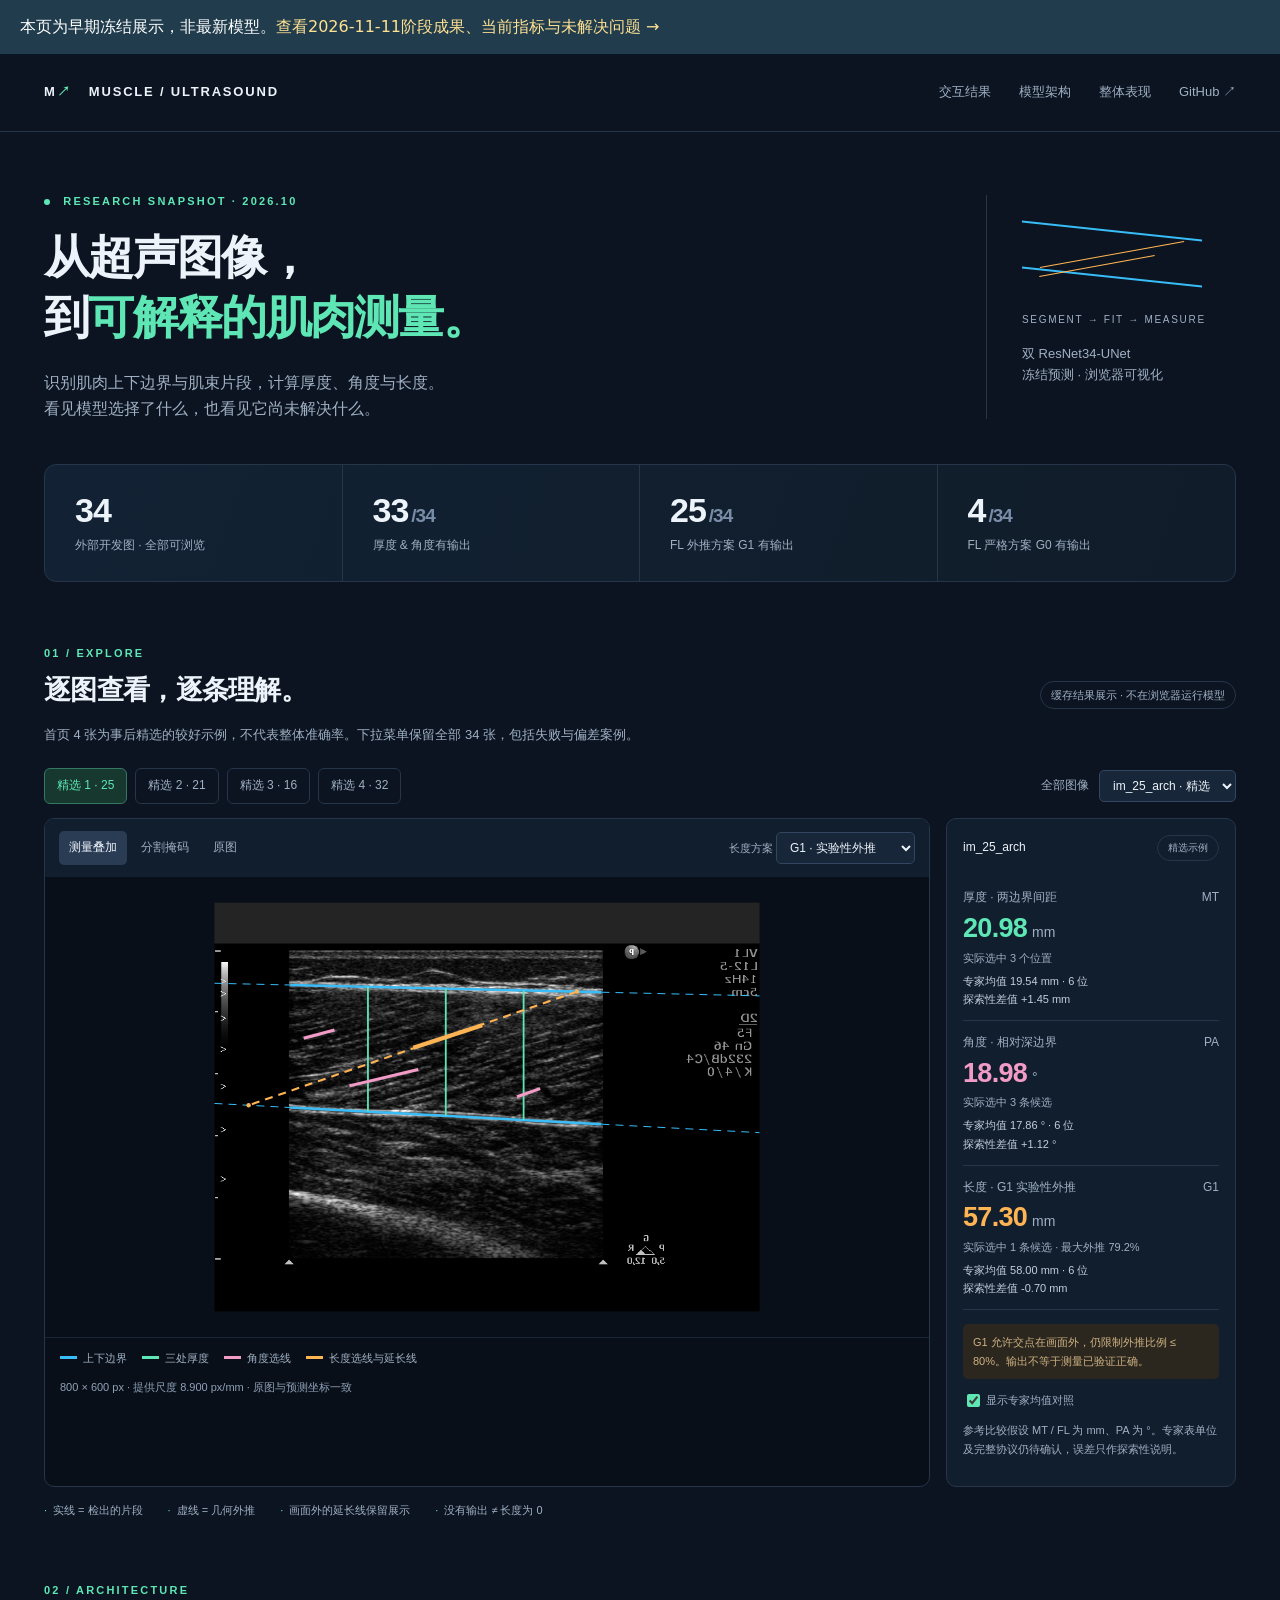
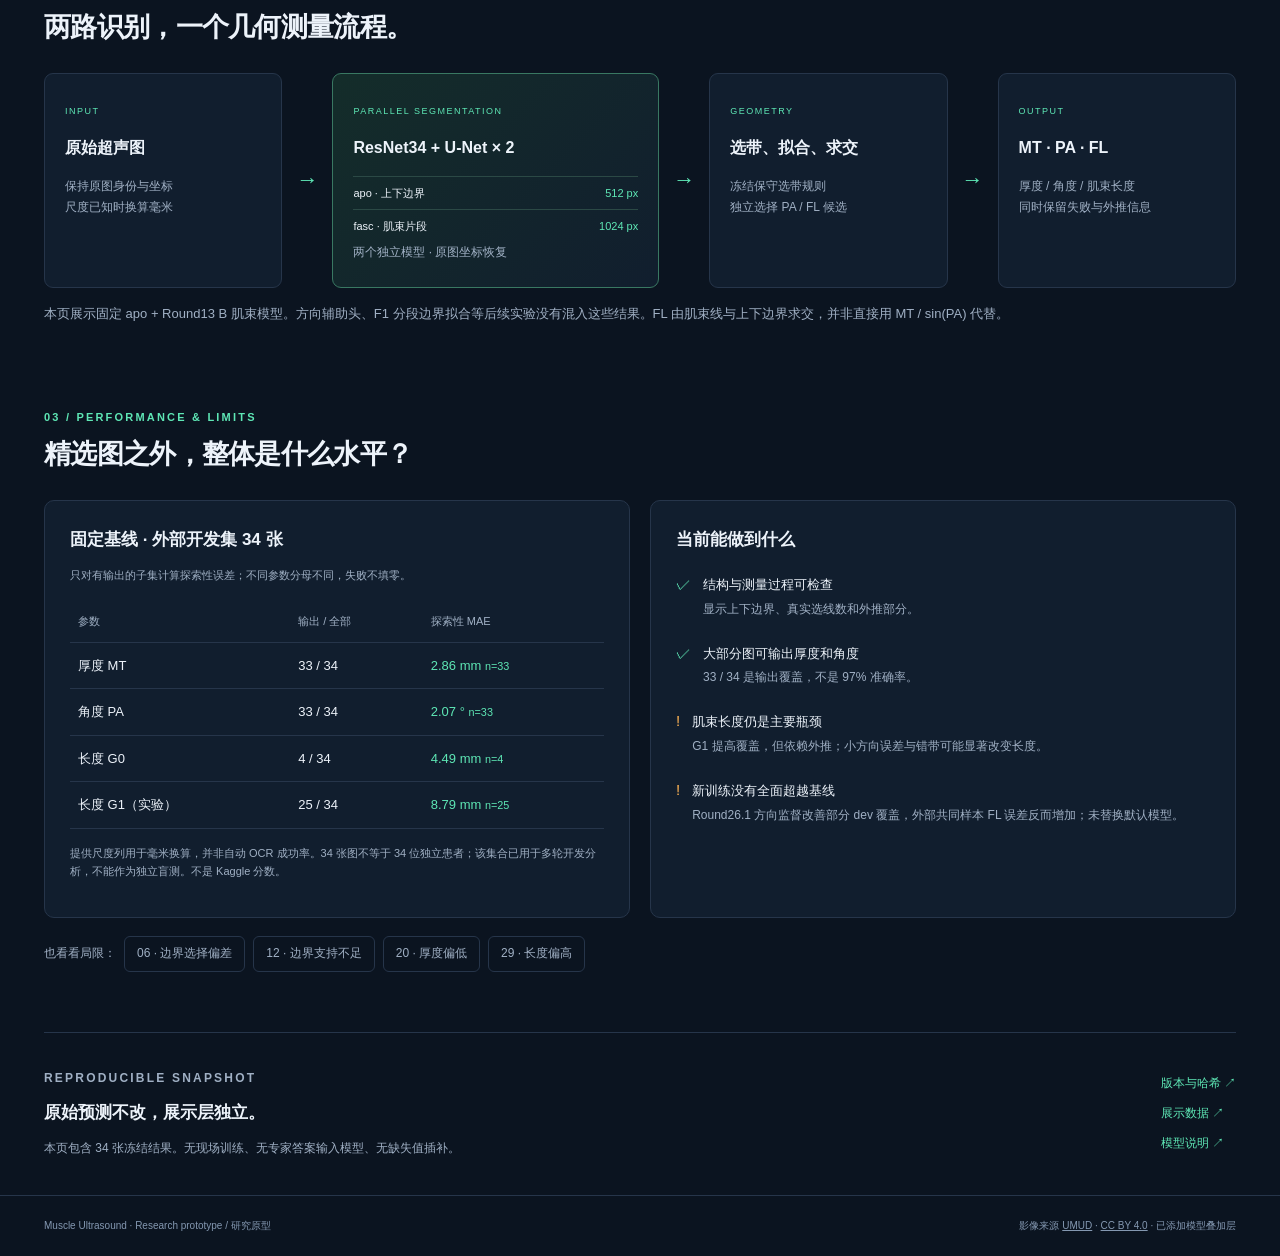
<file: docs/index.html>
<!doctype html>
<html lang="zh-CN">
<head>
<meta charset="utf-8"><meta name="viewport" content="width=device-width,initial-scale=1">
<meta name="description" content="肌肉超声结构识别与几何测量研究原型。查看双 U-Net 架构、34 张冻结结果及其覆盖和局限。">
<title>Muscle Ultrasound · 从图像到测量</title>
<link rel="stylesheet" href="style.css">
</head>
<body><div style="padding:14px 20px;background:#203c4d;color:white;font:16px/1.6 system-ui">本页为早期冻结展示，非最新模型。<a href="stage-20261111/index.html" style="color:#ffe192">查看2026-11-11阶段成果、当前指标与未解决问题 →</a></div>
<header><a class="brand" href="#">M<span>↗</span> MUSCLE / ULTRASOUND</a><nav><a href="#explorer">交互结果</a><a href="#architecture">模型架构</a><a href="#performance">整体表现</a><a href="https://github.com/Wangyh666-ust/muscle-ultrasound">GitHub ↗</a></nav></header>
<main>
<section class="intro"><div><p class="eyebrow"><span class="dot"></span> RESEARCH SNAPSHOT · 2026.10</p><h1>从超声图像，<br>到<span>可解释的肌肉测量。</span></h1><p class="lede">识别肌肉上下边界与肌束片段，计算厚度、角度与长度。<br>看见模型选择了什么，也看见它尚未解决什么。</p></div><div class="intro-aside"><div class="mini-line"></div><span>SEGMENT → FIT → MEASURE</span><p>双 ResNet34-UNet<br>冻结预测 · 浏览器可视化</p></div></section>
<section class="statbar" aria-label="34 张外部开发图的输出覆盖"><div><b>34</b><span>外部开发图 · 全部可浏览</span></div><div><b>33<span>/34</span></b><span>厚度 & 角度有输出</span></div><div><b>25<span>/34</span></b><span>FL 外推方案 G1 有输出</span></div><div><b>4<span>/34</span></b><span>FL 严格方案 G0 有输出</span></div></section>
<section id="explorer" class="section"><div class="section-head"><div><p class="eyebrow">01 / EXPLORE</p><h2>逐图查看，逐条理解。</h2></div><span class="pill">缓存结果展示 · 不在浏览器运行模型</span></div>
<p class="section-note">首页 4 张为事后精选的较好示例，不代表整体准确率。下拉菜单保留全部 34 张，包括失败与偏差案例。</p>
<div class="toolbar"><div class="featured" id="featured"></div><label class="image-picker">全部图像 <select id="imageSelect" aria-label="选择图像"></select></label></div>
<div class="viewer-layout"><div class="viewer-card"><div class="view-controls"><div class="segmented" id="viewMode"><button data-mode="measure" class="active">测量叠加</button><button data-mode="mask">分割掩码</button><button data-mode="original">原图</button></div><label>长度方案 <select id="policy"><option value="FL_G1">G1 · 实验性外推</option><option value="FL_G0">G0 · 严格视野限制</option></select></label></div><div id="canvasArea" class="canvas-area"></div><div id="legend" class="legend"></div><div class="image-meta" id="imageMeta"></div></div><aside class="measurement-panel"><div class="panel-header"><span id="currentId"></span><span id="caseType" class="pill"></span></div><div id="measurements"></div><div class="case-note" id="caseNote"></div><label class="reference-toggle"><input id="showReference" type="checkbox" checked> 显示专家均值对照</label><p class="small-note">参考比较假设 MT / FL 为 mm、PA 为 °。专家表单位及完整协议仍待确认，误差只作探索性说明。</p></aside></div>
<div class="below-view"><span>实线 = 检出的片段</span><span>虚线 = 几何外推</span><span>画面外的延长线保留展示</span><span>没有输出 ≠ 长度为 0</span></div>
</section>
<section id="architecture" class="section"><div class="section-head"><div><p class="eyebrow">02 / ARCHITECTURE</p><h2>两路识别，一个几何测量流程。</h2></div></div><div class="pipeline"><article><small>INPUT</small><h3>原始超声图</h3><p>保持原图身份与坐标<br>尺度已知时换算毫米</p></article><span class="arrow">→</span><article class="model"><small>PARALLEL SEGMENTATION</small><h3>ResNet34 + U-Net × 2</h3><div class="branch"><span>apo · 上下边界</span><b>512 px</b></div><div class="branch"><span>fasc · 肌束片段</span><b>1024 px</b></div><p>两个独立模型 · 原图坐标恢复</p></article><span class="arrow">→</span><article><small>GEOMETRY</small><h3>选带、拟合、求交</h3><p>冻结保守选带规则<br>独立选择 PA / FL 候选</p></article><span class="arrow">→</span><article><small>OUTPUT</small><h3>MT · PA · FL</h3><p>厚度 / 角度 / 肌束长度<br>同时保留失败与外推信息</p></article></div><p class="section-note">本页展示固定 apo + Round13 B 肌束模型。方向辅助头、F1 分段边界拟合等后续实验没有混入这些结果。FL 由肌束线与上下边界求交，并非直接用 MT / sin(PA) 代替。</p></section>
<section id="performance" class="section"><div class="section-head"><div><p class="eyebrow">03 / PERFORMANCE & LIMITS</p><h2>精选图之外，整体是什么水平？</h2></div></div><div class="performance-grid"><article class="surface"><h3>固定基线 · 外部开发集 34 张</h3><p class="small-note">只对有输出的子集计算探索性误差；不同参数分母不同，失败不填零。</p><table><thead><tr><th>参数</th><th>输出 / 全部</th><th>探索性 MAE</th></tr></thead><tbody id="metricsBody"></tbody></table><p class="small-note">提供尺度列用于毫米换算，并非自动 OCR 成功率。34 张图不等于 34 位独立患者；该集合已用于多轮开发分析，不能作为独立盲测。不是 Kaggle 分数。</p></article><article class="surface"><h3>当前能做到什么</h3><ul class="status-list"><li><i>✓</i><div><b>结构与测量过程可检查</b><p>显示上下边界、真实选线数和外推部分。</p></div></li><li><i>✓</i><div><b>大部分图可输出厚度和角度</b><p>33 / 34 是输出覆盖，不是 97% 准确率。</p></div></li><li><i class="warn">!</i><div><b>肌束长度仍是主要瓶颈</b><p>G1 提高覆盖，但依赖外推；小方向误差与错带可能显著改变长度。</p></div></li><li><i class="warn">!</i><div><b>新训练没有全面超越基线</b><p>Round26.1 方向监督改善部分 dev 覆盖，外部共同样本 FL 误差反而增加；未替换默认模型。</p></div></li></ul></article></div>
<div class="failure-links"><span>也看看局限：</span><button data-image="im_06_arch">06 · 边界选择偏差</button><button data-image="im_12_arch">12 · 边界支持不足</button><button data-image="im_20_arch">20 · 厚度偏低</button><button data-image="im_29_arch">29 · 长度偏高</button></div></section>
<section class="provenance"><div><p class="eyebrow">REPRODUCIBLE SNAPSHOT</p><h3>原始预测不改，展示层独立。</h3><p>本页包含 34 张冻结结果。无现场训练、无专家答案输入模型、无缺失值插补。</p></div><div><a href="provenance.json">版本与哈希 ↗</a><a href="data.json">展示数据 ↗</a><a href="https://github.com/Wangyh666-ust/muscle-ultrasound/blob/main/docs/MODEL_CARD.md">模型说明 ↗</a></div></section>
</main><footer><span>Muscle Ultrasound · Research prototype / 研究原型</span><span>影像来源 <a href="https://osf.io/xbawc/">UMUD</a> · <a href="https://creativecommons.org/licenses/by/4.0/">CC BY 4.0</a> · 已添加模型叠加层</span></footer>
<script src="data.js"></script><script src="app.js?v=ecbbfea"></script>
</body></html>
</file>
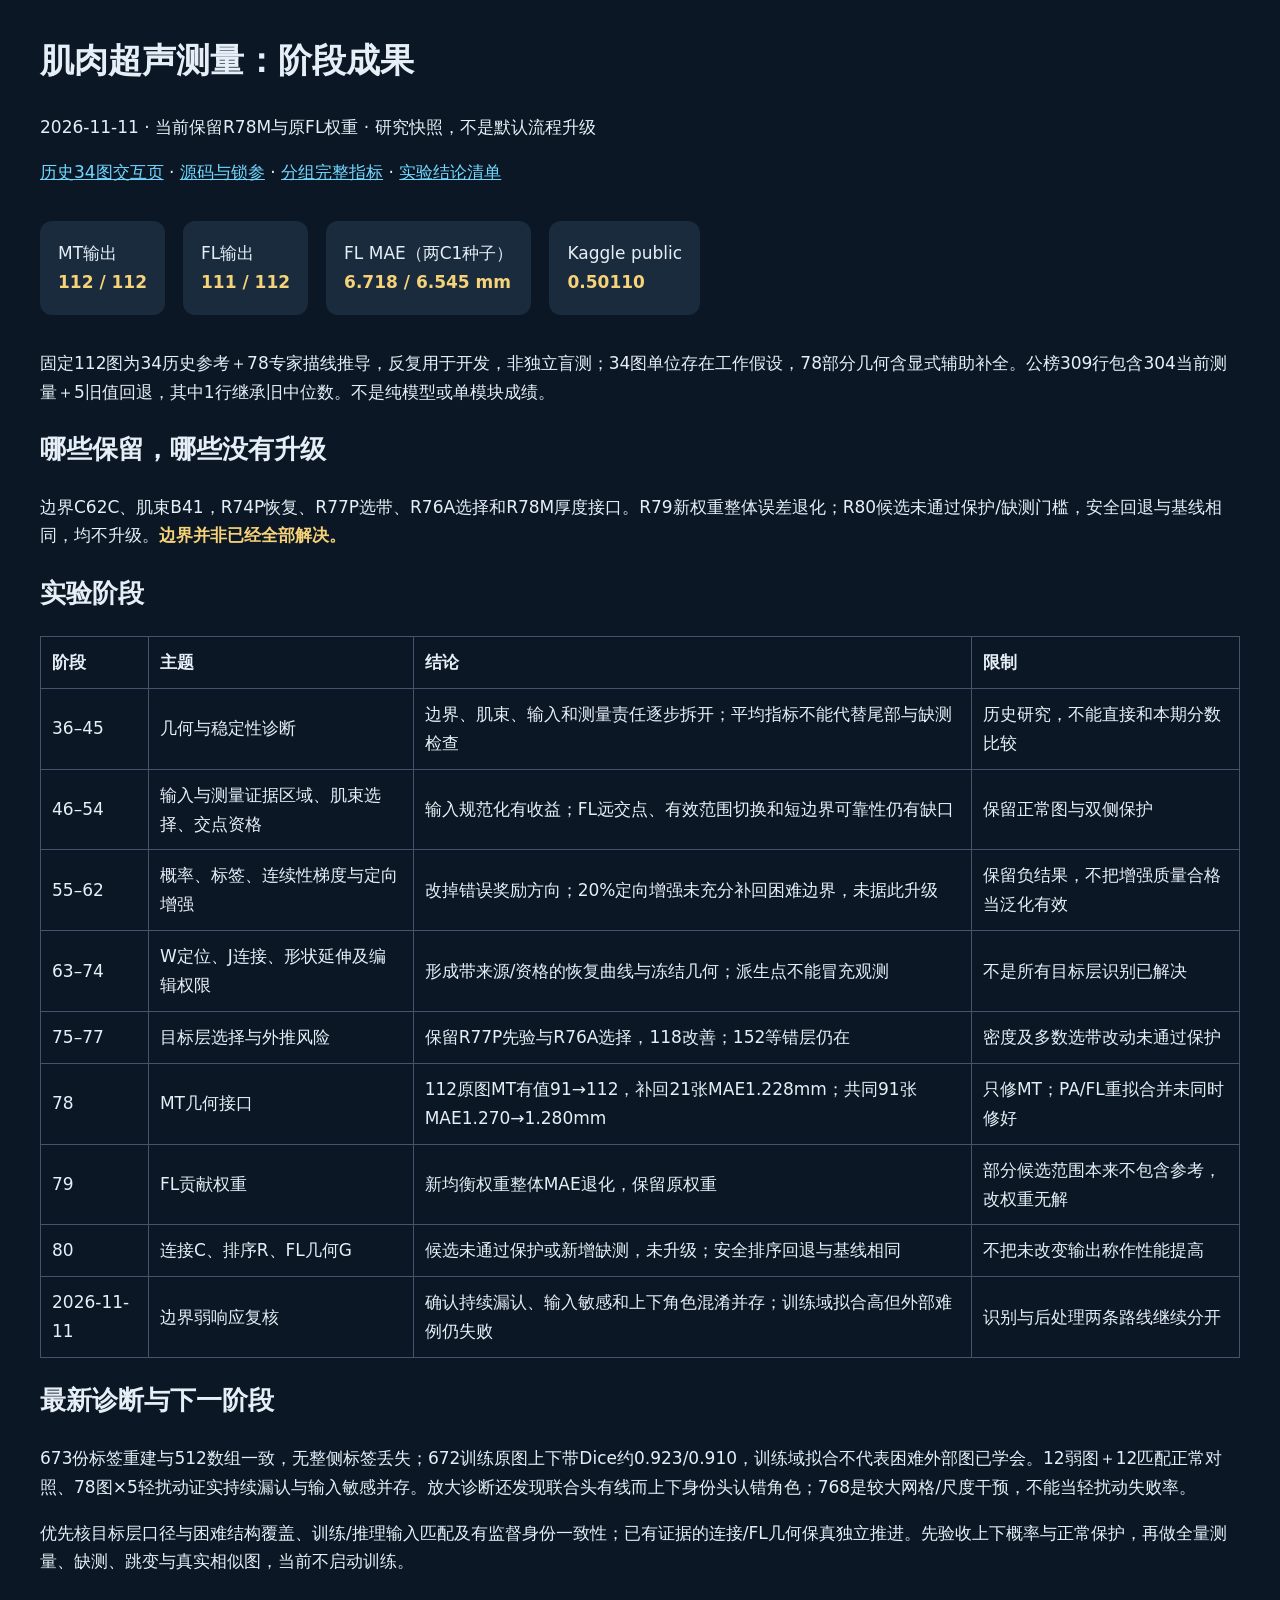
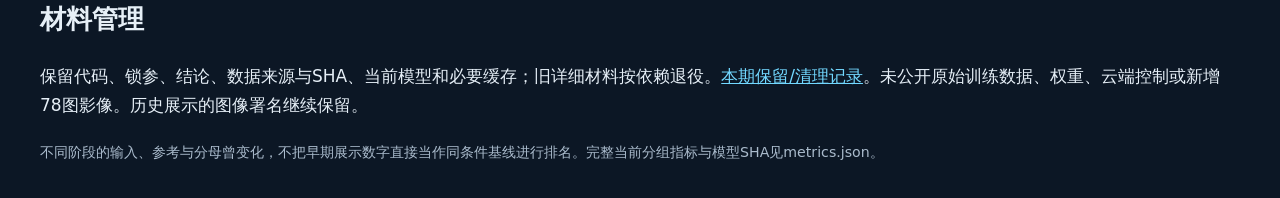
<file: docs/stage-20261111/index.html>
<!doctype html><html lang="zh-CN"><meta charset="utf-8"><meta name="viewport" content="width=device-width,initial-scale=1"><title>阶段成果 · 2026-11-11</title><style>body{font:17px/1.7 system-ui;max-width:1200px;margin:32px auto;padding:0 20px;background:#0c1725;color:#e6eff7}a{color:#72d8ff}table{border-collapse:collapse;width:100%;margin:20px 0}td,th{border:1px solid #42536b;padding:11px;text-align:left}strong{color:#f6d278}.stats{display:flex;gap:18px;flex-wrap:wrap}.stats p{background:#192b3c;padding:18px;border-radius:12px}small{color:#abc}</style><h1>肌肉超声测量：阶段成果</h1><p>2026-11-11 · 当前保留R78M与原FL权重 · 研究快照，不是默认流程升级</p><p><a href="../index.html">历史34图交互页</a> · <a href="https://github.com/Wangyh666-ust/muscle-ultrasound/tree/main/research/2026-11-11">源码与锁参</a> · <a href="metrics.json">分组完整指标</a> · <a href="experiments.csv">实验结论清单</a></p><div class="stats"><p>MT输出<br><strong>112 / 112</strong></p><p>FL输出<br><strong>111 / 112</strong></p><p>FL MAE（两C1种子）<br><strong>6.718 / 6.545 mm</strong></p><p>Kaggle public<br><strong>0.50110</strong></p></div><p>固定112图为34历史参考＋78专家描线推导，反复用于开发，非独立盲测；34图单位存在工作假设，78部分几何含显式辅助补全。公榜309行包含304当前测量＋5旧值回退，其中1行继承旧中位数。不是纯模型或单模块成绩。</p><h2>哪些保留，哪些没有升级</h2><p>边界C62C、肌束B41，R74P恢复、R77P选带、R76A选择和R78M厚度接口。R79新权重整体误差退化；R80候选未通过保护/缺测门槛，安全回退与基线相同，均不升级。<strong>边界并非已经全部解决。</strong></p><h2>实验阶段</h2><table><tr><th>阶段</th><th>主题</th><th>结论</th><th>限制</th></tr><tr><td>36–45</td><td>几何与稳定性诊断</td><td>边界、肌束、输入和测量责任逐步拆开；平均指标不能代替尾部与缺测检查</td><td>历史研究，不能直接和本期分数比较</td></tr><tr><td>46–54</td><td>输入与测量证据区域、肌束选择、交点资格</td><td>输入规范化有收益；FL远交点、有效范围切换和短边界可靠性仍有缺口</td><td>保留正常图与双侧保护</td></tr><tr><td>55–62</td><td>概率、标签、连续性梯度与定向增强</td><td>改掉错误奖励方向；20%定向增强未充分补回困难边界，未据此升级</td><td>保留负结果，不把增强质量合格当泛化有效</td></tr><tr><td>63–74</td><td>W定位、J连接、形状延伸及编辑权限</td><td>形成带来源/资格的恢复曲线与冻结几何；派生点不能冒充观测</td><td>不是所有目标层识别已解决</td></tr><tr><td>75–77</td><td>目标层选择与外推风险</td><td>保留R77P先验与R76A选择，118改善；152等错层仍在</td><td>密度及多数选带改动未通过保护</td></tr><tr><td>78</td><td>MT几何接口</td><td>112原图MT有值91→112，补回21张MAE1.228mm；共同91张MAE1.270→1.280mm</td><td>只修MT；PA/FL重拟合并未同时修好</td></tr><tr><td>79</td><td>FL贡献权重</td><td>新均衡权重整体MAE退化，保留原权重</td><td>部分候选范围本来不包含参考，改权重无解</td></tr><tr><td>80</td><td>连接C、排序R、FL几何G</td><td>候选未通过保护或新增缺测，未升级；安全排序回退与基线相同</td><td>不把未改变输出称作性能提高</td></tr><tr><td>2026-11-11</td><td>边界弱响应复核</td><td>确认持续漏认、输入敏感和上下角色混淆并存；训练域拟合高但外部难例仍失败</td><td>识别与后处理两条路线继续分开</td></tr></table><h2>最新诊断与下一阶段</h2><p>673份标签重建与512数组一致，无整侧标签丢失；672训练原图上下带Dice约0.923/0.910，训练域拟合不代表困难外部图已学会。12弱图＋12匹配正常对照、78图×5轻扰动证实持续漏认与输入敏感并存。放大诊断还发现联合头有线而上下身份头认错角色；768是较大网格/尺度干预，不能当轻扰动失败率。</p><p>优先核目标层口径与困难结构覆盖、训练/推理输入匹配及有监督身份一致性；已有证据的连接/FL几何保真独立推进。先验收上下概率与正常保护，再做全量测量、缺测、跳变与真实相似图，当前不启动训练。</p><h2>材料管理</h2><p>保留代码、锁参、结论、数据来源与SHA、当前模型和必要缓存；旧详细材料按依赖退役。<a href="retention.json">本期保留/清理记录</a>。未公开原始训练数据、权重、云端控制或新增78图影像。历史展示的图像署名继续保留。</p><small>不同阶段的输入、参考与分母曾变化，不把早期展示数字直接当作同条件基线进行排名。完整当前分组指标与模型SHA见metrics.json。</small></html>
</file>
<file: docs/style.css>
:root{color-scheme:dark;--bg:#0b1420;--panel:#111e2e;--line:#26354a;--text:#edf3fa;--muted:#a0b0c4;--mint:#5ee7b5;--blue:#38bdf8;--amber:#ffb454;--pink:#f29bc7}*{box-sizing:border-box}html{scroll-behavior:smooth;scroll-padding-top:80px}body{margin:0;background:var(--bg);color:var(--text);font-family:Inter,"Segoe UI","Microsoft YaHei",sans-serif;font-size:15px;line-height:1.65}a{color:inherit;text-decoration:none}button,select{font:inherit}button{cursor:pointer}header{height:78px;max-width:1400px;margin:auto;padding:0 44px;display:flex;align-items:center;justify-content:space-between;border-bottom:1px solid var(--line)}.brand{font-size:13px;font-weight:800;letter-spacing:1.8px}.brand span{color:var(--mint);margin-right:12px}nav{display:flex;gap:28px;color:var(--muted);font-size:13px}nav a:hover{color:var(--mint)}main{max-width:1400px;margin:auto;padding:0 44px}.intro{display:flex;justify-content:space-between;gap:30px;padding:60px 0 42px}.eyebrow{font-size:11px;letter-spacing:2.2px;font-weight:700;color:var(--mint);margin:0 0 18px}.dot{display:inline-block;width:6px;height:6px;border-radius:50%;background:var(--mint);margin-right:8px}h1{font-size:clamp(31px,3.6vw,52px);letter-spacing:-1.7px;line-height:1.3;margin:0 0 22px;font-weight:650}h1 span{color:var(--mint)}.lede{color:var(--muted);font-size:16px;margin:0}.intro-aside{align-self:center;color:var(--muted);width:250px;border-left:1px solid var(--line);padding:20px 0 20px 35px;font-size:13px}.intro-aside>span{font-size:10px;letter-spacing:1.7px}.mini-line{width:180px;height:48px;border-top:2px solid var(--blue);border-bottom:2px solid var(--blue);transform:skewY(6deg);position:relative;margin:15px 0 30px}.mini-line:before,.mini-line:after{content:"";position:absolute;left:15px;width:150px;height:1px;background:var(--amber);transform:rotate(-16deg);top:22px}.mini-line:after{top:35px;width:120px}.statbar{display:grid;grid-template-columns:repeat(4,1fr);border:1px solid var(--line);border-radius:12px;overflow:hidden;background:linear-gradient(110deg,#122234,#101c29)}.statbar>div{padding:24px 30px;border-right:1px solid var(--line)}.statbar>div:last-child{border:0}.statbar b{font-size:34px;font-weight:600;letter-spacing:-1px;display:block;line-height:1.25}.statbar b span{color:#798da8;font-size:19px;margin-left:3px}.statbar div>span{font-size:12px;color:var(--muted)}.section{padding-top:62px}.section-head{display:flex;justify-content:space-between;align-items:end;gap:20px}.section-head .eyebrow{margin-bottom:10px}h2{font-size:27px;font-weight:600;letter-spacing:-.7px;line-height:1.4;margin:0}h3{font-size:17px;margin:0 0 12px}.pill{font-size:11px;color:var(--muted);border:1px solid var(--line);padding:4px 10px;border-radius:20px;white-space:nowrap}.section-note{color:var(--muted);font-size:13px;margin:15px 0 22px}.toolbar{display:flex;justify-content:space-between;align-items:center;gap:20px;margin:22px 0 14px}.featured{display:flex;gap:8px;flex-wrap:wrap}.featured button,.failure-links button{background:transparent;border:1px solid var(--line);border-radius:6px;color:var(--muted);font-size:12px;padding:7px 12px}.featured button.active{background:#17382f;border-color:#347763;color:var(--mint)}select{color:var(--text);background:#172638;border:1px solid #32465f;border-radius:5px;padding:7px 9px;font-size:12px;max-width:100%}.image-picker{font-size:12px;color:var(--muted);display:flex;gap:10px;align-items:center}.viewer-layout{display:grid;grid-template-columns:minmax(0,1fr) 290px;gap:16px;align-items:stretch}.viewer-card{background:#080f18;border:1px solid var(--line);border-radius:10px;overflow:hidden;min-width:0}.view-controls{display:flex;align-items:center;justify-content:space-between;gap:12px;padding:12px 14px;background:var(--panel);font-size:11px;color:var(--muted)}.segmented{display:flex;gap:4px}.segmented button{background:transparent;border:0;color:var(--muted);font-size:12px;padding:7px 10px;border-radius:5px}.segmented button.active{color:var(--text);background:#293c54}.canvas-area{height:460px;display:flex;align-items:center;justify-content:center;padding:12px}.canvas-area svg{width:100%;height:100%;display:block}.legend{display:flex;gap:15px;flex-wrap:wrap;padding:11px 15px;border-top:1px solid #182738;font-size:11px;color:var(--muted)}.legend span:before{content:"";display:inline-block;width:17px;height:3px;background:var(--c);margin:0 6px 3px 0}.image-meta{padding:0 15px 12px;font-size:11px;color:#8fa1b8}.measurement-panel{background:var(--panel);border:1px solid var(--line);border-radius:10px;padding:16px}.panel-header{display:flex;align-items:center;justify-content:space-between;font-size:12px;margin-bottom:15px}.panel-header .pill{font-size:10px}.measurement{padding:12px 0;border-bottom:1px solid var(--line)}.metric-label{display:flex;justify-content:space-between;color:var(--muted);font-size:12px}.metric-value{font-size:27px;font-weight:600;line-height:1.5;letter-spacing:-.7px}.metric-value small{font-weight:400;font-size:14px;letter-spacing:0;color:var(--muted);margin-left:5px}.metric-detail{font-size:11px;color:var(--muted)}.metric-reference{font-size:11px;margin-top:5px;color:#c4cfdd}.case-note{font-size:11px;color:#cfb282;background:#2b271f;padding:9px 10px;margin-top:14px;border-radius:5px}.reference-toggle{display:block;font-size:11px;color:var(--muted);margin-top:12px}.reference-toggle input{accent-color:var(--mint);vertical-align:middle}.small-note{font-size:11px;line-height:1.7;color:var(--muted)}.below-view{display:flex;gap:25px;flex-wrap:wrap;color:var(--muted);font-size:11px;margin-top:14px}.below-view span:before{content:"·";color:var(--mint);margin-right:6px}.pipeline{display:flex;align-items:stretch;gap:14px;margin-top:26px}.pipeline article{flex:1;background:var(--panel);border:1px solid var(--line);border-radius:9px;padding:23px 20px}.pipeline article.model{flex:1.45;border-color:#397862;background:linear-gradient(135deg,#142d2a,#111e2e)}.pipeline small{font-size:9px;letter-spacing:1.5px;color:var(--mint)}.pipeline h3{font-size:16px;margin:14px 0}.pipeline p{color:var(--muted);font-size:12px;margin:0;line-height:1.8}.arrow{align-self:center;color:var(--mint);font-size:22px}.branch{font-size:11px;display:flex;justify-content:space-between;gap:12px;border-top:1px solid #2b4945;padding:7px 0}.branch b{font-weight:400;color:var(--mint)}.performance-grid{display:grid;grid-template-columns:1fr 1fr;gap:20px;margin-top:26px}.surface{padding:25px;border:1px solid var(--line);border-radius:10px;background:var(--panel)}table{width:100%;border-collapse:collapse;font-size:13px;margin:15px 0}th,td{padding:12px 8px;border-bottom:1px solid var(--line);text-align:left}th{font-size:11px;color:var(--muted);font-weight:400}td:last-child{color:var(--mint)}.status-list{list-style:none;padding:0;margin:0}.status-list li{display:flex;gap:12px;margin-top:18px}.status-list i{font-style:normal;color:var(--mint)}.status-list i.warn{color:var(--amber)}.status-list b{font-size:13px;font-weight:500}.status-list p{font-size:12px;color:var(--muted);margin:3px 0}.failure-links{margin-top:18px;display:flex;align-items:center;gap:8px;flex-wrap:wrap;color:var(--muted);font-size:12px}.failure-links button:hover{border-color:var(--amber);color:var(--amber)}.provenance{margin-top:60px;padding:30px 0;border-top:1px solid var(--line);display:flex;justify-content:space-between;align-items:center;gap:25px}.provenance .eyebrow{margin-bottom:10px}.provenance p{color:var(--muted);font-size:12px;margin:6px 0}.provenance>div:last-child{display:flex;flex-direction:column;gap:10px;font-size:12px;color:var(--mint)}footer{max-width:1400px;margin:auto;padding:22px 44px;border-top:1px solid var(--line);display:flex;justify-content:space-between;gap:25px;font-size:10px;color:#8498b1}footer a{text-decoration:underline}button:focus-visible,a:focus-visible,select:focus-visible{outline:2px solid var(--mint);outline-offset:3px}@media(max-width:1000px){header,main,footer{padding-left:24px;padding-right:24px}.intro-aside{display:none}.viewer-layout{grid-template-columns:minmax(0,1fr) 255px}.canvas-area{height:430px}.pipeline{gap:8px}.pipeline article{padding:18px 12px}.arrow{font-size:16px}}@media(max-width:740px){header{height:auto;min-height:68px;flex-wrap:wrap;gap:10px;padding-top:16px;padding-bottom:16px}nav{gap:14px;font-size:11px}.intro{padding-top:34px}.statbar{grid-template-columns:1fr 1fr}.statbar>div{padding:18px;border-bottom:1px solid var(--line)}.statbar>div:nth-child(2){border-right:0}.section{padding-top:40px}.section-head{align-items:start;flex-direction:column;gap:12px}.toolbar{align-items:start;flex-direction:column;gap:12px}.viewer-layout,.performance-grid{grid-template-columns:1fr}.canvas-area{height:380px}.view-controls{flex-wrap:wrap}.measurement-panel{padding:18px}.pipeline{flex-direction:column}.arrow{transform:rotate(90deg)}.provenance,footer{align-items:start;flex-direction:column}.statbar b{font-size:29px}h2{font-size:23px}.below-view{gap:8px 15px}.pipeline article{padding:20px}}
</file>
